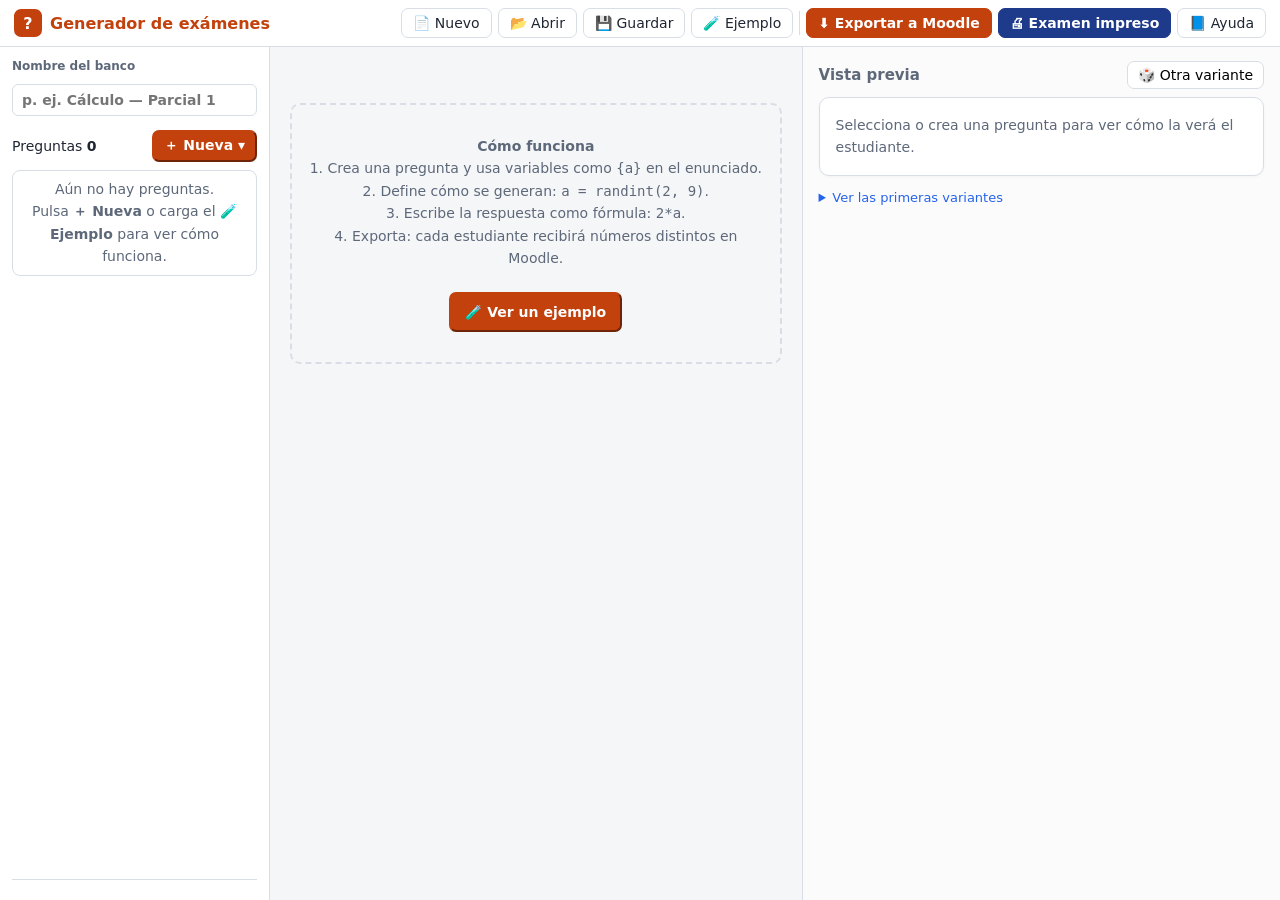
<file: index.html>
<!DOCTYPE html>
<html lang="es">
<head>
<meta charset="UTF-8">
<meta name="viewport" content="width=device-width, initial-scale=1">
<title>Generador de exámenes para Moodle</title>
<meta name="description" content="Crea bancos de preguntas con valores aleatorios y expórtalos a Moodle XML o a exámenes impresos con clave de respuestas.">
<link rel="icon" href="data:image/svg+xml,%3Csvg xmlns=%22http://www.w3.org/2000/svg%22 viewBox=%220 0 32 32%22%3E%3Crect width=%2232%22 height=%2232%22 rx=%226%22 fill=%22%23c2410c%22/%3E%3Ctext x=%2216%22 y=%2223%22 font-size=%2218%22 text-anchor=%22middle%22 fill=%22white%22 font-family=%22sans-serif%22 font-weight=%22bold%22%3E?%3C/text%3E%3C/svg%3E">
<link rel="stylesheet" href="lib/katex.min.css">
<link rel="stylesheet" href="css/estilos.css">
</head>
<body>
<header class="barra">
  <div class="marca"><span class="logo">?</span><span>Generador de exámenes</span></div>
  <nav class="acciones">
    <button data-a="nuevo" title="Empezar un banco vacío">📄 Nuevo</button>
    <button data-a="abrir" title="Abrir un banco guardado (.json)">📂 Abrir</button>
    <button data-a="guardar" title="Descargar el banco (.json)">💾 Guardar</button>
    <button data-a="ejemplo" title="Cargar un banco de ejemplo">🧪 Ejemplo</button>
    <span class="sep"></span>
    <button data-a="exportar" class="prim" title="Descargar archivo para importar en Moodle">⬇ Exportar a Moodle</button>
    <button data-a="imprimir" class="prim2" title="Crear examen en papel o PDF con clave">🖨 Examen impreso</button>
    <a href="ayuda.html" target="_blank" rel="noopener" class="ayuda">📘 Ayuda</a>
  </nav>
</header>

<div class="cuerpo">
  <aside class="lateral">
    <label class="lbl" for="nombreBanco">Nombre del banco</label>
    <input id="nombreBanco" placeholder="p. ej. Cálculo — Parcial 1">
    <div class="lista-cab">
      <span>Preguntas <b id="nPreg">0</b></span>
      <div class="nueva">
        <button id="btnNueva" class="prim">＋ Nueva ▾</button>
        <div class="menu-nueva" id="menuNueva" hidden>
          <button data-tipo="numerica">🔢 Numérica</button>
          <button data-tipo="opcion">🔘 Opción múltiple</button>
          <button data-tipo="vf">✔ Verdadero / falso</button>
          <button data-tipo="corta">✏ Respuesta corta</button>
          <button data-tipo="ensayo">📝 Ensayo (abierta)</button>
        </div>
      </div>
    </div>
    <ul id="lista" class="lista"></ul>
    <div class="resumen" id="resumen"></div>
  </aside>

  <main class="editor" id="editor"></main>

  <section class="previa">
    <div class="previa-cab">
      <h2>Vista previa</h2>
      <button id="otra" title="Generar otros valores">🎲 Otra variante</button>
    </div>
    <div id="previa" class="tarjeta"></div>
    <details id="tablaVar">
      <summary>Ver las primeras variantes</summary>
      <div id="tablaVariantes"></div>
    </details>
  </section>
</div>

<div id="modal" class="modal" hidden>
  <div class="dialogo" role="dialog" aria-modal="true" aria-labelledby="mTitulo">
    <div class="d-cab"><h2 id="mTitulo"></h2><button class="d-x" data-cerrar aria-label="Cerrar">×</button></div>
    <div class="d-cuerpo" id="mCuerpo"></div>
    <div class="d-pie" id="mPie"></div>
  </div>
</div>

<div id="impresion" hidden>
  <div class="imp-barra">
    <button id="impImprimir" class="prim">🖨 Imprimir / Guardar como PDF</button>
    <button id="impCerrar">✕ Cerrar vista</button>
    <span class="imp-nota">En el diálogo de impresión elige «Guardar como PDF» para obtener el archivo.</span>
  </div>
  <div id="impHojas"></div>
</div>

<input type="file" id="archivo" accept=".json" hidden>

<script src="lib/katex.min.js"></script>
<script src="lib/auto-render.min.js"></script>
<script src="js/motor.js"></script>
<script src="js/ejemplos.js"></script>
<script src="js/app.js"></script>
</body>
</html>
</file>
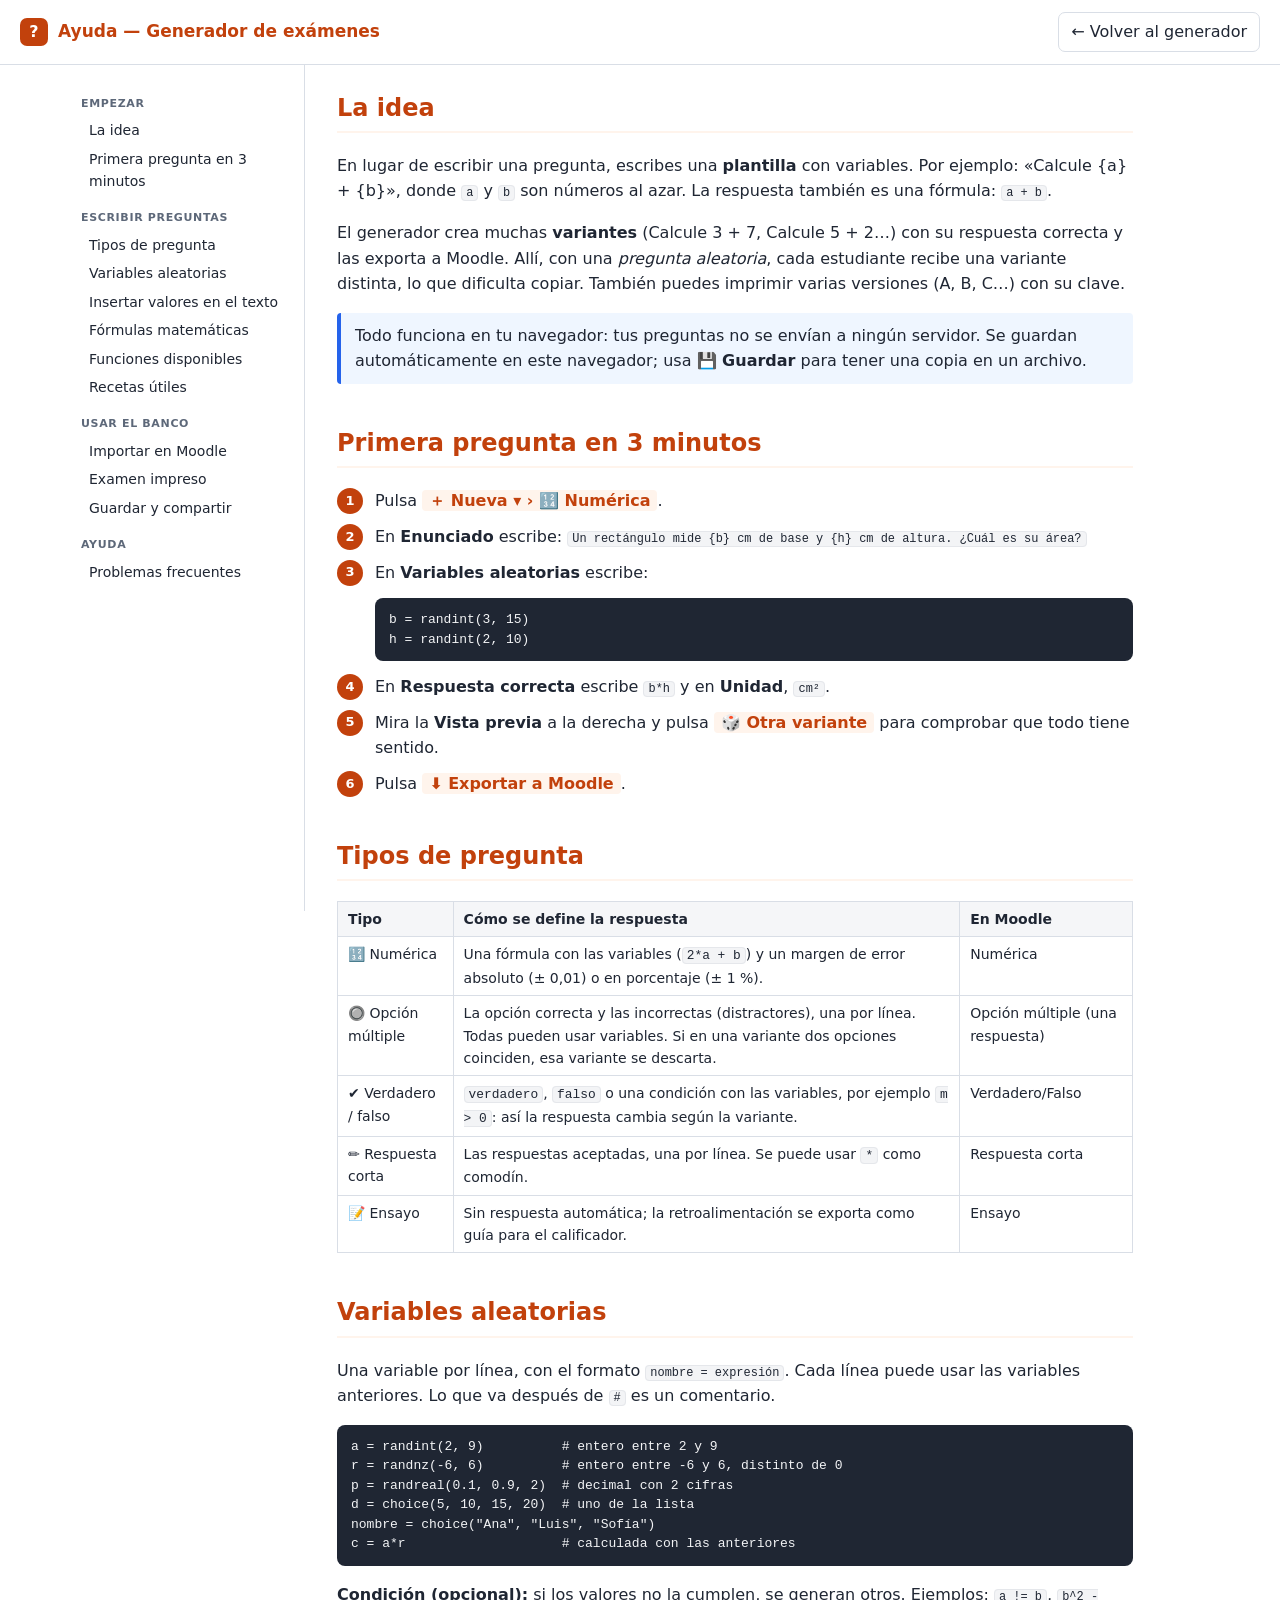
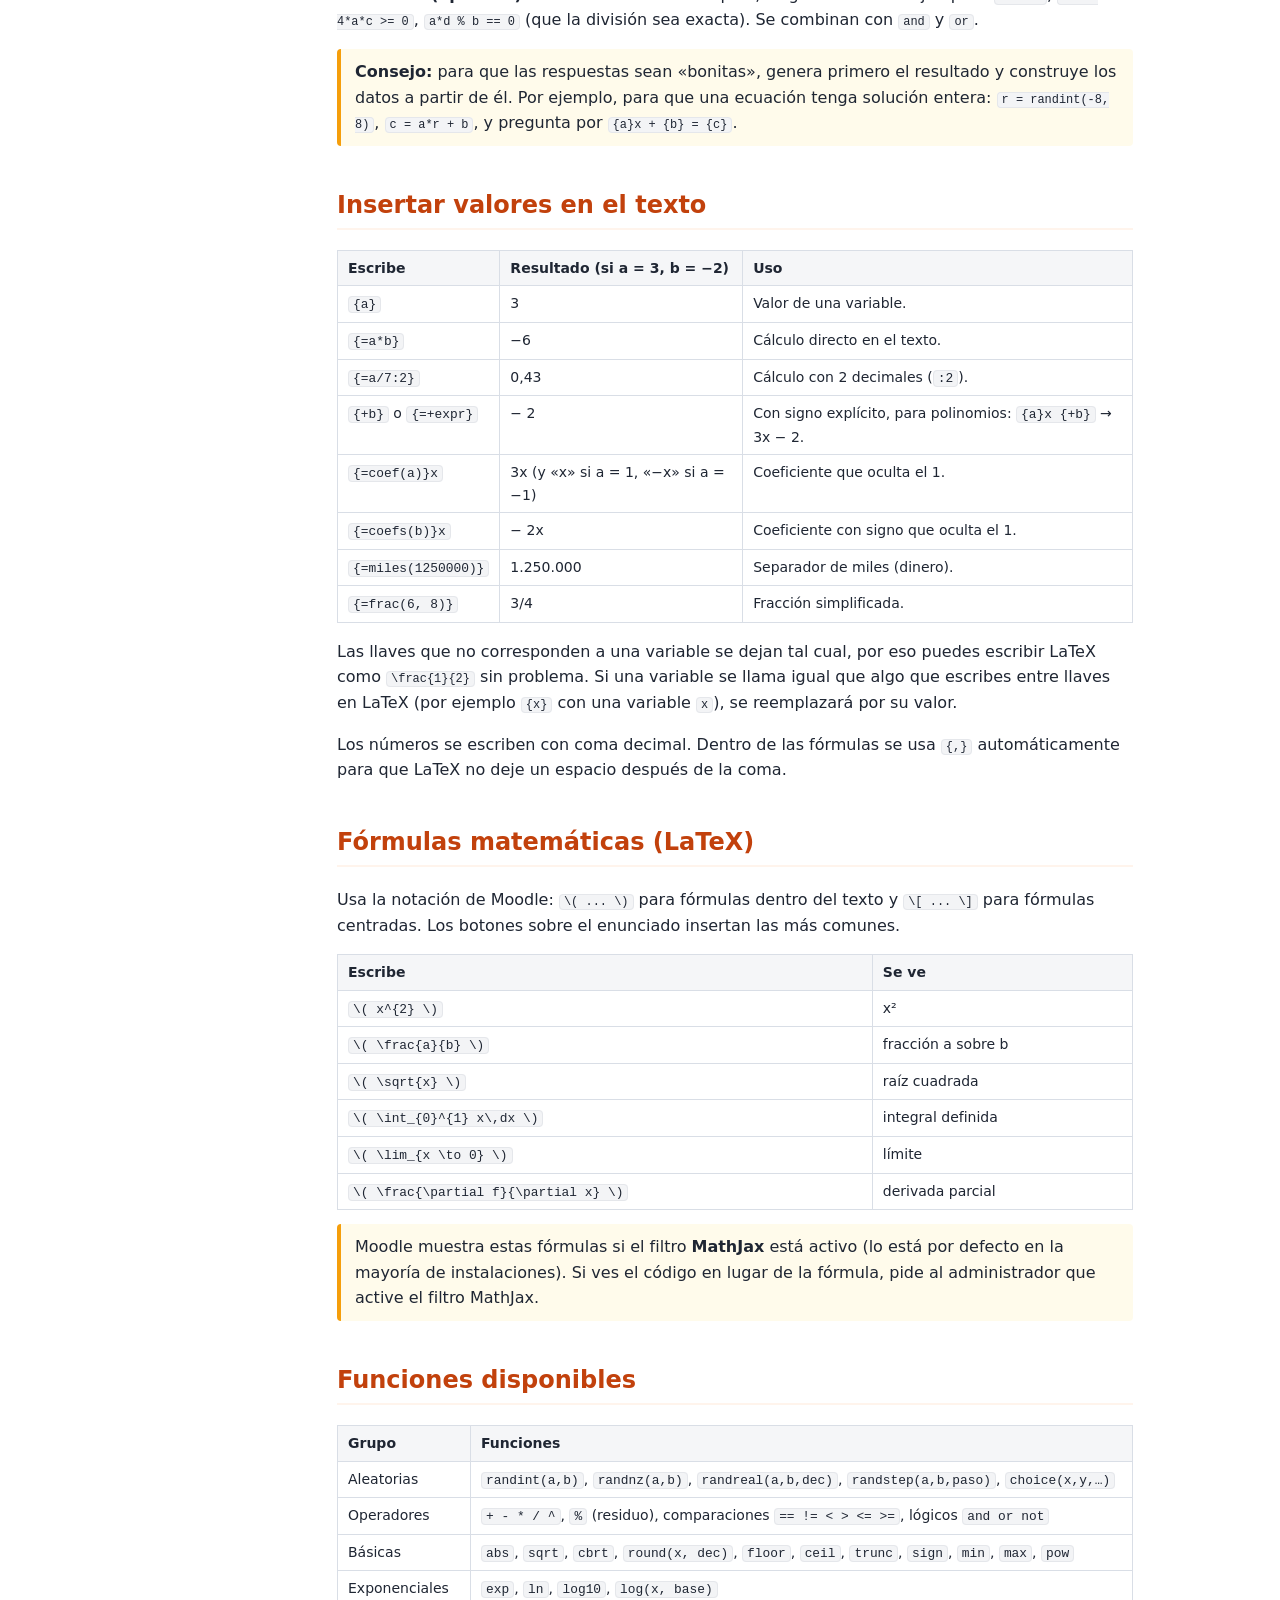
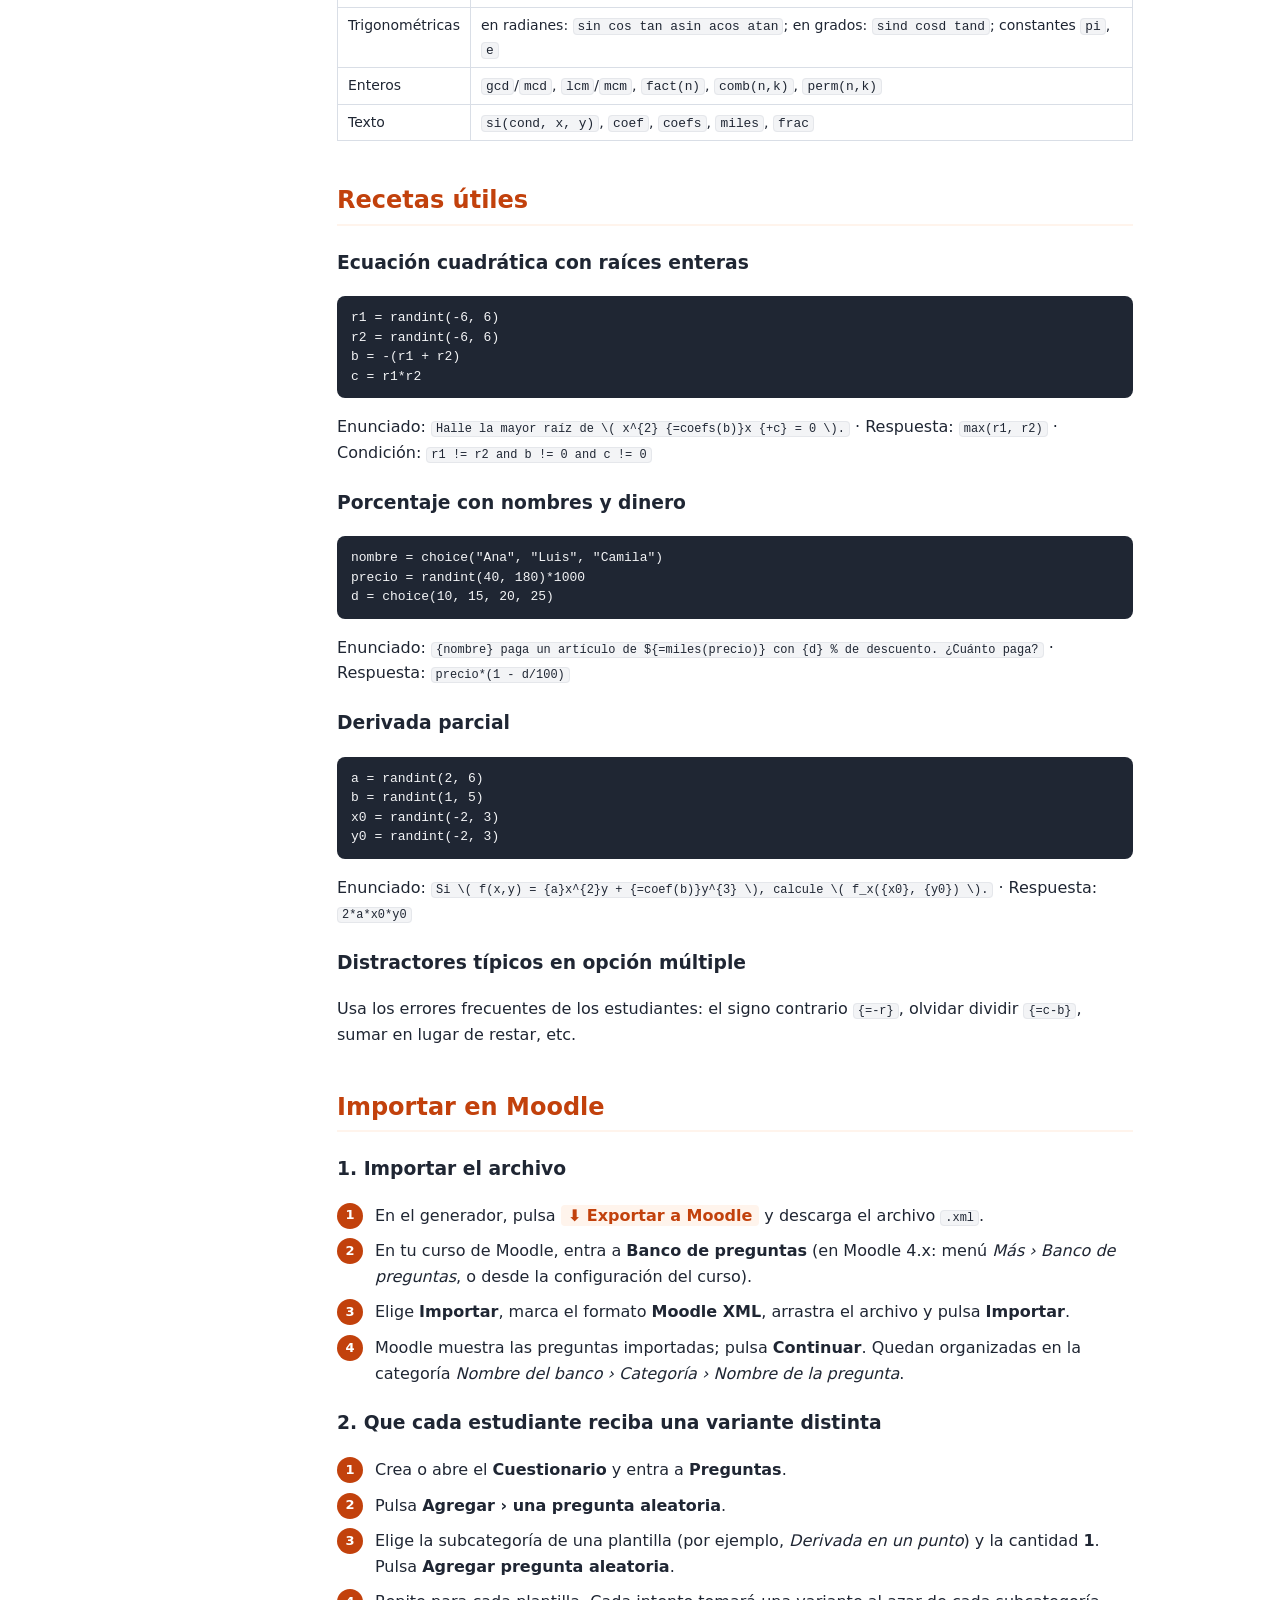
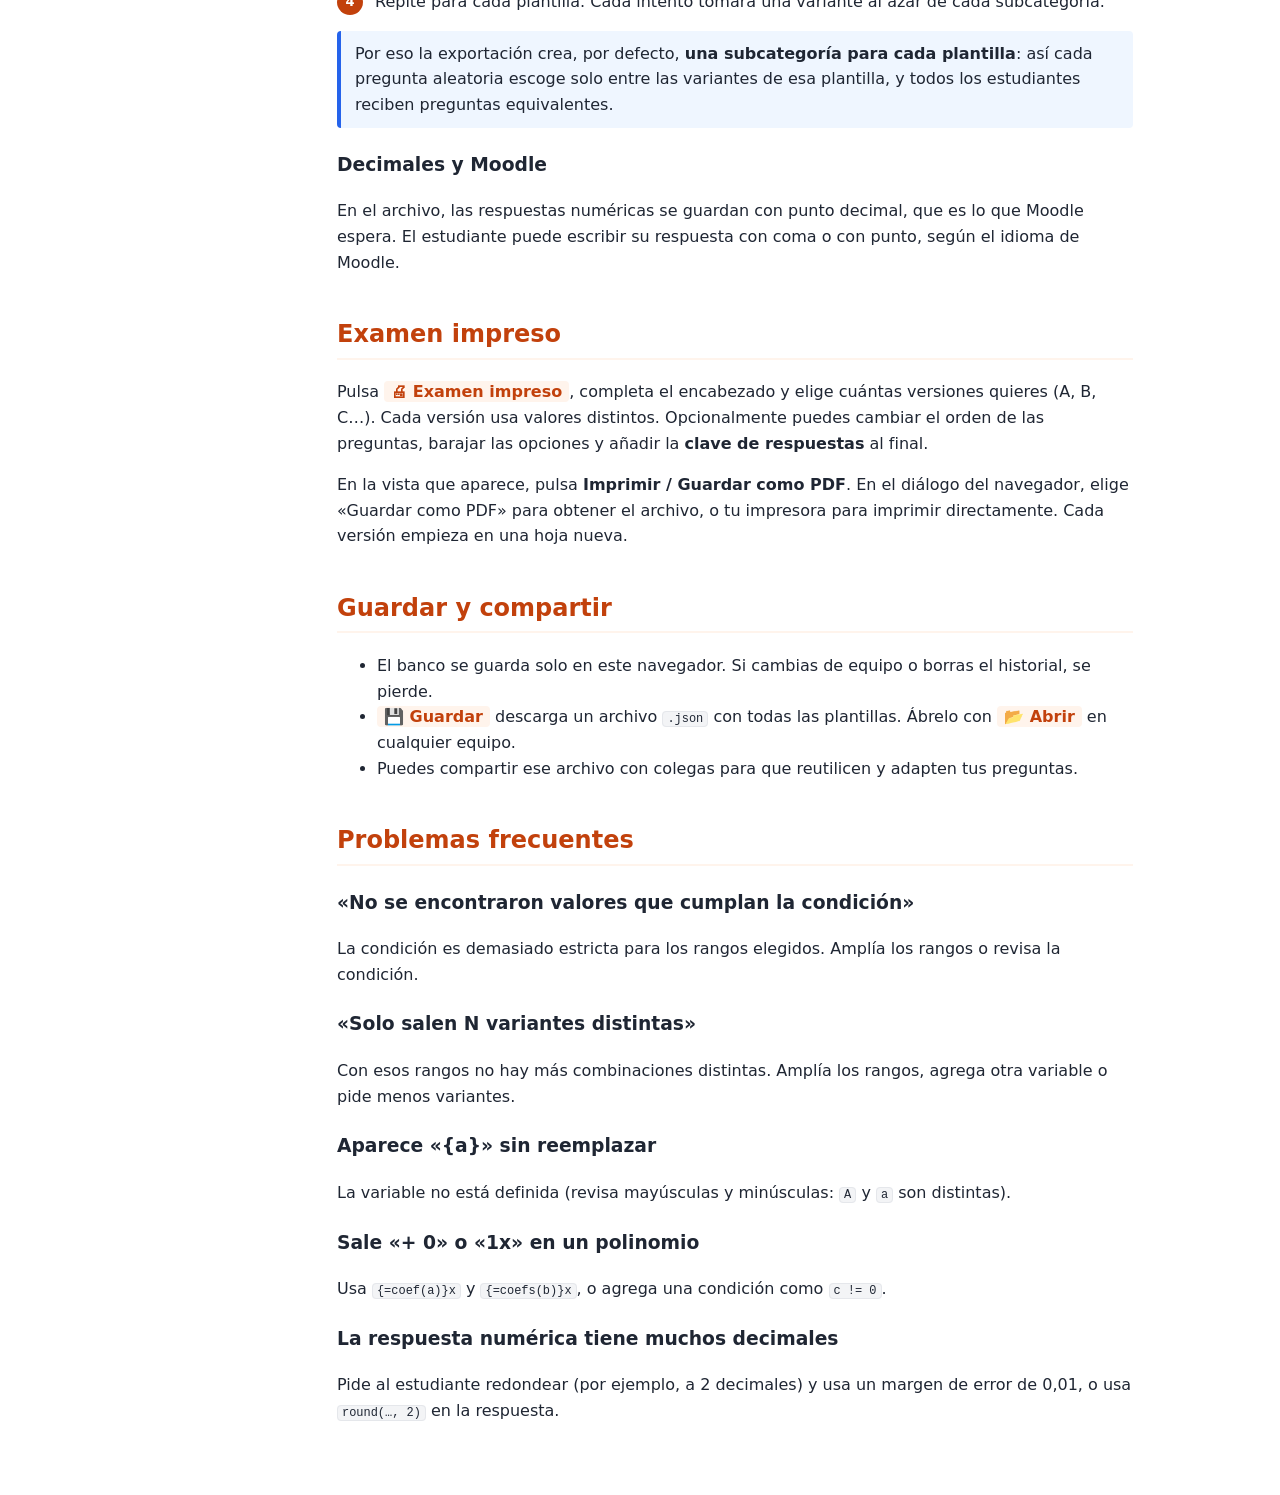
<file: ayuda.html>
<!DOCTYPE html>
<html lang="es">
<head>
<meta charset="UTF-8">
<meta name="viewport" content="width=device-width, initial-scale=1">
<title>Ayuda — Generador de exámenes para Moodle</title>
<link rel="icon" href="data:image/svg+xml,%3Csvg xmlns=%22http://www.w3.org/2000/svg%22 viewBox=%220 0 32 32%22%3E%3Crect width=%2232%22 height=%2232%22 rx=%226%22 fill=%22%23c2410c%22/%3E%3Ctext x=%2216%22 y=%2223%22 font-size=%2218%22 text-anchor=%22middle%22 fill=%22white%22 font-family=%22sans-serif%22 font-weight=%22bold%22%3E?%3C/text%3E%3C/svg%3E">
<style>
:root{--n:#c2410c;--claro:#fff4ec;--borde:#d9dee6;--texto:#1f2633;--suave:#5d6879;--azul:#2563eb}
*{box-sizing:border-box}
body{margin:0;font-family:system-ui,-apple-system,"Segoe UI",Roboto,sans-serif;color:var(--texto);line-height:1.6}
header{background:#fff;border-bottom:1px solid var(--borde);padding:12px 20px;display:flex;align-items:center;gap:10px;position:sticky;top:0;z-index:5}
header .logo{display:inline-grid;place-items:center;width:28px;height:28px;border-radius:7px;background:var(--n);color:#fff;font-weight:800}
header h1{font-size:17px;margin:0;flex:1;color:var(--n)}
header a{border:1px solid var(--borde);border-radius:7px;padding:6px 12px;text-decoration:none;color:var(--texto);white-space:nowrap}
.wrap{display:flex;max-width:1150px;margin:0 auto}
nav{width:240px;flex-shrink:0;position:sticky;top:54px;height:calc(100vh - 54px);overflow:auto;padding:16px;border-right:1px solid var(--borde);font-size:14px}
nav a{display:block;padding:3px 8px;border-radius:4px;color:var(--texto);text-decoration:none}
nav a:hover{background:var(--claro);color:var(--n)}
nav h4{margin:14px 0 4px;font-size:11px;text-transform:uppercase;letter-spacing:.06em;color:var(--suave)}
main{flex:1;min-width:0;padding:16px 32px 80px;max-width:860px}
h2{color:var(--n);border-bottom:2px solid var(--claro);padding-bottom:4px;margin-top:40px;scroll-margin-top:70px}
h3{margin-top:22px}
code{background:#f3f4f6;border:1px solid #e5e7eb;border-radius:4px;padding:0 4px;font-size:.92em}
pre{background:#1f2633;color:#f3f4f6;border-radius:8px;padding:12px 14px;overflow:auto;font-size:13px;line-height:1.5}
table{border-collapse:collapse;width:100%;font-size:14px;margin:10px 0}
th,td{border:1px solid var(--borde);padding:6px 10px;text-align:left;vertical-align:top}
th{background:#f5f6f8}
.caja{background:#fffbeb;border-left:4px solid #f59e0b;padding:10px 14px;border-radius:4px;margin:14px 0}
.caja.azul{background:#eff6ff;border-color:var(--azul)}
.pasos{counter-reset:p;list-style:none;padding-left:0}
.pasos>li{counter-increment:p;position:relative;padding-left:38px;margin:10px 0}
.pasos>li::before{content:counter(p);position:absolute;left:0;top:0;width:26px;height:26px;border-radius:50%;background:var(--n);color:#fff;display:grid;place-items:center;font-weight:700;font-size:13px}
.ruta{background:var(--claro);color:var(--n);border-radius:4px;padding:1px 7px;font-weight:600}
@media (max-width:820px){nav{display:none}main{padding:14px 18px 60px}}
</style>
</head>
<body>
<header><span class="logo">?</span><h1>Ayuda — Generador de exámenes</h1><a href="index.html">← Volver al generador</a></header>
<div class="wrap">
<nav>
  <h4>Empezar</h4>
  <a href="#idea">La idea</a><a href="#rapido">Primera pregunta en 3 minutos</a>
  <h4>Escribir preguntas</h4>
  <a href="#tipos">Tipos de pregunta</a><a href="#variables">Variables aleatorias</a><a href="#plantillas">Insertar valores en el texto</a><a href="#formulas">Fórmulas matemáticas</a><a href="#funciones">Funciones disponibles</a><a href="#recetas">Recetas útiles</a>
  <h4>Usar el banco</h4>
  <a href="#moodle">Importar en Moodle</a><a href="#impreso">Examen impreso</a><a href="#guardar">Guardar y compartir</a>
  <h4>Ayuda</h4>
  <a href="#problemas">Problemas frecuentes</a>
</nav>
<main>
<section id="idea">
<h2 style="margin-top:8px">La idea</h2>
<p>En lugar de escribir una pregunta, escribes una <b>plantilla</b> con variables. Por ejemplo: «Calcule {a} + {b}», donde <code>a</code> y <code>b</code> son números al azar. La respuesta también es una fórmula: <code>a + b</code>.</p>
<p>El generador crea muchas <b>variantes</b> (Calcule 3 + 7, Calcule 5 + 2…) con su respuesta correcta y las exporta a Moodle. Allí, con una <i>pregunta aleatoria</i>, cada estudiante recibe una variante distinta, lo que dificulta copiar. También puedes imprimir varias versiones (A, B, C…) con su clave.</p>
<div class="caja azul">Todo funciona en tu navegador: tus preguntas no se envían a ningún servidor. Se guardan automáticamente en este navegador; usa <b>💾 Guardar</b> para tener una copia en un archivo.</div>
</section>

<section id="rapido">
<h2>Primera pregunta en 3 minutos</h2>
<ol class="pasos">
<li>Pulsa <span class="ruta">＋ Nueva ▾ › 🔢 Numérica</span>.</li>
<li>En <b>Enunciado</b> escribe: <code>Un rectángulo mide {b} cm de base y {h} cm de altura. ¿Cuál es su área?</code></li>
<li>En <b>Variables aleatorias</b> escribe:<pre>b = randint(3, 15)
h = randint(2, 10)</pre></li>
<li>En <b>Respuesta correcta</b> escribe <code>b*h</code> y en <b>Unidad</b>, <code>cm²</code>.</li>
<li>Mira la <b>Vista previa</b> a la derecha y pulsa <span class="ruta">🎲 Otra variante</span> para comprobar que todo tiene sentido.</li>
<li>Pulsa <span class="ruta">⬇ Exportar a Moodle</span>.</li>
</ol>
</section>

<section id="tipos">
<h2>Tipos de pregunta</h2>
<table>
<tr><th>Tipo</th><th>Cómo se define la respuesta</th><th>En Moodle</th></tr>
<tr><td>🔢 Numérica</td><td>Una fórmula con las variables (<code>2*a + b</code>) y un margen de error absoluto (± 0,01) o en porcentaje (± 1 %).</td><td>Numérica</td></tr>
<tr><td>🔘 Opción múltiple</td><td>La opción correcta y las incorrectas (distractores), una por línea. Todas pueden usar variables. Si en una variante dos opciones coinciden, esa variante se descarta.</td><td>Opción múltiple (una respuesta)</td></tr>
<tr><td>✔ Verdadero / falso</td><td><code>verdadero</code>, <code>falso</code> o una condición con las variables, por ejemplo <code>m &gt; 0</code>: así la respuesta cambia según la variante.</td><td>Verdadero/Falso</td></tr>
<tr><td>✏ Respuesta corta</td><td>Las respuestas aceptadas, una por línea. Se puede usar <code>*</code> como comodín.</td><td>Respuesta corta</td></tr>
<tr><td>📝 Ensayo</td><td>Sin respuesta automática; la retroalimentación se exporta como guía para el calificador.</td><td>Ensayo</td></tr>
</table>
</section>

<section id="variables">
<h2>Variables aleatorias</h2>
<p>Una variable por línea, con el formato <code>nombre = expresión</code>. Cada línea puede usar las variables anteriores. Lo que va después de <code>#</code> es un comentario.</p>
<pre>a = randint(2, 9)          # entero entre 2 y 9
r = randnz(-6, 6)          # entero entre -6 y 6, distinto de 0
p = randreal(0.1, 0.9, 2)  # decimal con 2 cifras
d = choice(5, 10, 15, 20)  # uno de la lista
nombre = choice("Ana", "Luis", "Sofía")
c = a*r                    # calculada con las anteriores</pre>
<p><b>Condición (opcional):</b> si los valores no la cumplen, se generan otros. Ejemplos: <code>a != b</code>, <code>b^2 - 4*a*c &gt;= 0</code>, <code>a*d % b == 0</code> (que la división sea exacta). Se combinan con <code>and</code> y <code>or</code>.</p>
<div class="caja"><b>Consejo:</b> para que las respuestas sean «bonitas», genera primero el resultado y construye los datos a partir de él. Por ejemplo, para que una ecuación tenga solución entera: <code>r = randint(-8, 8)</code>, <code>c = a*r + b</code>, y pregunta por <code>{a}x + {b} = {c}</code>.</div>
</section>

<section id="plantillas">
<h2>Insertar valores en el texto</h2>
<table>
<tr><th>Escribe</th><th>Resultado (si a = 3, b = −2)</th><th>Uso</th></tr>
<tr><td><code>{a}</code></td><td>3</td><td>Valor de una variable.</td></tr>
<tr><td><code>{=a*b}</code></td><td>−6</td><td>Cálculo directo en el texto.</td></tr>
<tr><td><code>{=a/7:2}</code></td><td>0,43</td><td>Cálculo con 2 decimales (<code>:2</code>).</td></tr>
<tr><td><code>{+b}</code> o <code>{=+expr}</code></td><td>− 2</td><td>Con signo explícito, para polinomios: <code>{a}x {+b}</code> → 3x − 2.</td></tr>
<tr><td><code>{=coef(a)}x</code></td><td>3x (y «x» si a = 1, «−x» si a = −1)</td><td>Coeficiente que oculta el 1.</td></tr>
<tr><td><code>{=coefs(b)}x</code></td><td>− 2x</td><td>Coeficiente con signo que oculta el 1.</td></tr>
<tr><td><code>{=miles(1250000)}</code></td><td>1.250.000</td><td>Separador de miles (dinero).</td></tr>
<tr><td><code>{=frac(6, 8)}</code></td><td>3/4</td><td>Fracción simplificada.</td></tr>
</table>
<p>Las llaves que no corresponden a una variable se dejan tal cual, por eso puedes escribir LaTeX como <code>\frac{1}{2}</code> sin problema. Si una variable se llama igual que algo que escribes entre llaves en LaTeX (por ejemplo <code>{x}</code> con una variable <code>x</code>), se reemplazará por su valor.</p>
<p>Los números se escriben con coma decimal. Dentro de las fórmulas se usa <code>{,}</code> automáticamente para que LaTeX no deje un espacio después de la coma.</p>
</section>

<section id="formulas">
<h2>Fórmulas matemáticas (LaTeX)</h2>
<p>Usa la notación de Moodle: <code>\( ... \)</code> para fórmulas dentro del texto y <code>\[ ... \]</code> para fórmulas centradas. Los botones sobre el enunciado insertan las más comunes.</p>
<table>
<tr><th>Escribe</th><th>Se ve</th></tr>
<tr><td><code>\( x^{2} \)</code></td><td>x²</td></tr>
<tr><td><code>\( \frac{a}{b} \)</code></td><td>fracción a sobre b</td></tr>
<tr><td><code>\( \sqrt{x} \)</code></td><td>raíz cuadrada</td></tr>
<tr><td><code>\( \int_{0}^{1} x\,dx \)</code></td><td>integral definida</td></tr>
<tr><td><code>\( \lim_{x \to 0} \)</code></td><td>límite</td></tr>
<tr><td><code>\( \frac{\partial f}{\partial x} \)</code></td><td>derivada parcial</td></tr>
</table>
<div class="caja">Moodle muestra estas fórmulas si el filtro <b>MathJax</b> está activo (lo está por defecto en la mayoría de instalaciones). Si ves el código en lugar de la fórmula, pide al administrador que active el filtro MathJax.</div>
</section>

<section id="funciones">
<h2>Funciones disponibles</h2>
<table>
<tr><th>Grupo</th><th>Funciones</th></tr>
<tr><td>Aleatorias</td><td><code>randint(a,b)</code>, <code>randnz(a,b)</code>, <code>randreal(a,b,dec)</code>, <code>randstep(a,b,paso)</code>, <code>choice(x,y,…)</code></td></tr>
<tr><td>Operadores</td><td><code>+ - * / ^</code>, <code>%</code> (residuo), comparaciones <code>== != &lt; &gt; &lt;= &gt;=</code>, lógicos <code>and or not</code></td></tr>
<tr><td>Básicas</td><td><code>abs</code>, <code>sqrt</code>, <code>cbrt</code>, <code>round(x, dec)</code>, <code>floor</code>, <code>ceil</code>, <code>trunc</code>, <code>sign</code>, <code>min</code>, <code>max</code>, <code>pow</code></td></tr>
<tr><td>Exponenciales</td><td><code>exp</code>, <code>ln</code>, <code>log10</code>, <code>log(x, base)</code></td></tr>
<tr><td>Trigonométricas</td><td>en radianes: <code>sin cos tan asin acos atan</code>; en grados: <code>sind cosd tand</code>; constantes <code>pi</code>, <code>e</code></td></tr>
<tr><td>Enteros</td><td><code>gcd</code>/<code>mcd</code>, <code>lcm</code>/<code>mcm</code>, <code>fact(n)</code>, <code>comb(n,k)</code>, <code>perm(n,k)</code></td></tr>
<tr><td>Texto</td><td><code>si(cond, x, y)</code>, <code>coef</code>, <code>coefs</code>, <code>miles</code>, <code>frac</code></td></tr>
</table>
</section>

<section id="recetas">
<h2>Recetas útiles</h2>
<h3>Ecuación cuadrática con raíces enteras</h3>
<pre>r1 = randint(-6, 6)
r2 = randint(-6, 6)
b = -(r1 + r2)
c = r1*r2</pre>
<p>Enunciado: <code>Halle la mayor raíz de \( x^{2} {=coefs(b)}x {+c} = 0 \).</code> · Respuesta: <code>max(r1, r2)</code> · Condición: <code>r1 != r2 and b != 0 and c != 0</code></p>
<h3>Porcentaje con nombres y dinero</h3>
<pre>nombre = choice("Ana", "Luis", "Camila")
precio = randint(40, 180)*1000
d = choice(10, 15, 20, 25)</pre>
<p>Enunciado: <code>{nombre} paga un artículo de ${=miles(precio)} con {d} % de descuento. ¿Cuánto paga?</code> · Respuesta: <code>precio*(1 - d/100)</code></p>
<h3>Derivada parcial</h3>
<pre>a = randint(2, 6)
b = randint(1, 5)
x0 = randint(-2, 3)
y0 = randint(-2, 3)</pre>
<p>Enunciado: <code>Si \( f(x,y) = {a}x^{2}y + {=coef(b)}y^{3} \), calcule \( f_x({x0}, {y0}) \).</code> · Respuesta: <code>2*a*x0*y0</code></p>
<h3>Distractores típicos en opción múltiple</h3>
<p>Usa los errores frecuentes de los estudiantes: el signo contrario <code>{=-r}</code>, olvidar dividir <code>{=c-b}</code>, sumar en lugar de restar, etc.</p>
</section>

<section id="moodle">
<h2>Importar en Moodle</h2>
<h3>1. Importar el archivo</h3>
<ol class="pasos">
<li>En el generador, pulsa <span class="ruta">⬇ Exportar a Moodle</span> y descarga el archivo <code>.xml</code>.</li>
<li>En tu curso de Moodle, entra a <b>Banco de preguntas</b> (en Moodle 4.x: menú <i>Más › Banco de preguntas</i>, o desde la configuración del curso).</li>
<li>Elige <b>Importar</b>, marca el formato <b>Moodle XML</b>, arrastra el archivo y pulsa <b>Importar</b>.</li>
<li>Moodle muestra las preguntas importadas; pulsa <b>Continuar</b>. Quedan organizadas en la categoría <i>Nombre del banco › Categoría › Nombre de la pregunta</i>.</li>
</ol>
<h3>2. Que cada estudiante reciba una variante distinta</h3>
<ol class="pasos">
<li>Crea o abre el <b>Cuestionario</b> y entra a <b>Preguntas</b>.</li>
<li>Pulsa <b>Agregar › una pregunta aleatoria</b>.</li>
<li>Elige la subcategoría de una plantilla (por ejemplo, <i>Derivada en un punto</i>) y la cantidad <b>1</b>. Pulsa <b>Agregar pregunta aleatoria</b>.</li>
<li>Repite para cada plantilla. Cada intento tomará una variante al azar de cada subcategoría.</li>
</ol>
<div class="caja azul">Por eso la exportación crea, por defecto, <b>una subcategoría para cada plantilla</b>: así cada pregunta aleatoria escoge solo entre las variantes de esa plantilla, y todos los estudiantes reciben preguntas equivalentes.</div>
<h3>Decimales y Moodle</h3>
<p>En el archivo, las respuestas numéricas se guardan con punto decimal, que es lo que Moodle espera. El estudiante puede escribir su respuesta con coma o con punto, según el idioma de Moodle.</p>
</section>

<section id="impreso">
<h2>Examen impreso</h2>
<p>Pulsa <span class="ruta">🖨 Examen impreso</span>, completa el encabezado y elige cuántas versiones quieres (A, B, C…). Cada versión usa valores distintos. Opcionalmente puedes cambiar el orden de las preguntas, barajar las opciones y añadir la <b>clave de respuestas</b> al final.</p>
<p>En la vista que aparece, pulsa <b>Imprimir / Guardar como PDF</b>. En el diálogo del navegador, elige «Guardar como PDF» para obtener el archivo, o tu impresora para imprimir directamente. Cada versión empieza en una hoja nueva.</p>
</section>

<section id="guardar">
<h2>Guardar y compartir</h2>
<ul>
<li>El banco se guarda solo en este navegador. Si cambias de equipo o borras el historial, se pierde.</li>
<li><span class="ruta">💾 Guardar</span> descarga un archivo <code>.json</code> con todas las plantillas. Ábrelo con <span class="ruta">📂 Abrir</span> en cualquier equipo.</li>
<li>Puedes compartir ese archivo con colegas para que reutilicen y adapten tus preguntas.</li>
</ul>
</section>

<section id="problemas">
<h2>Problemas frecuentes</h2>
<h3>«No se encontraron valores que cumplan la condición»</h3>
<p>La condición es demasiado estricta para los rangos elegidos. Amplía los rangos o revisa la condición.</p>
<h3>«Solo salen N variantes distintas»</h3>
<p>Con esos rangos no hay más combinaciones distintas. Amplía los rangos, agrega otra variable o pide menos variantes.</p>
<h3>Aparece «{a}» sin reemplazar</h3>
<p>La variable no está definida (revisa mayúsculas y minúsculas: <code>A</code> y <code>a</code> son distintas).</p>
<h3>Sale «+ 0» o «1x» en un polinomio</h3>
<p>Usa <code>{=coef(a)}x</code> y <code>{=coefs(b)}x</code>, o agrega una condición como <code>c != 0</code>.</p>
<h3>La respuesta numérica tiene muchos decimales</h3>
<p>Pide al estudiante redondear (por ejemplo, a 2 decimales) y usa un margen de error de 0,01, o usa <code>round(…, 2)</code> en la respuesta.</p>
</section>
</main>
</div>
</body>
</html>
</file>
<file: css/estilos.css>
:root{
  --naranja:#c2410c; --naranja2:#ea580c; --claro:#fff4ec; --azul:#1e3a8a; --azul2:#2563eb;
  --borde:#d9dee6; --gris:#f5f6f8; --texto:#1f2633; --suave:#5d6879; --verde:#15803d; --rojo:#b91c1c;
}
*{box-sizing:border-box}
html,body{margin:0;height:100%}
body{font-family:system-ui,-apple-system,"Segoe UI",Roboto,sans-serif;color:var(--texto);background:var(--gris);display:flex;flex-direction:column;font-size:14px}
button{font:inherit;cursor:pointer}
input,select,textarea{font:inherit;color:inherit}

/* Barra superior */
.barra{display:flex;align-items:center;gap:12px;flex-wrap:wrap;background:#fff;border-bottom:1px solid var(--borde);padding:8px 14px;flex-shrink:0}
.marca{display:flex;align-items:center;gap:8px;font-weight:700;font-size:16px;color:var(--naranja)}
.logo{display:inline-grid;place-items:center;width:28px;height:28px;border-radius:7px;background:var(--naranja);color:#fff;font-weight:800}
.acciones{display:flex;gap:6px;flex-wrap:wrap;align-items:center;margin-left:auto}
.acciones button,.acciones a{border:1px solid var(--borde);background:#fff;border-radius:7px;padding:6px 11px;color:var(--texto);text-decoration:none}
.acciones button:hover,.acciones a:hover{border-color:var(--naranja2);background:var(--claro)}
button.prim{background:var(--naranja);border-color:var(--naranja);color:#fff;font-weight:600}
button.prim:hover{background:var(--naranja2)!important;color:#fff}
button.prim2{background:var(--azul);border-color:var(--azul);color:#fff!important;font-weight:600}
button.prim2:hover{background:var(--azul2)!important}
.sep{width:1px;height:24px;background:var(--borde)}

/* Distribución */
.cuerpo{flex:1;display:grid;grid-template-columns:270px minmax(380px,1fr) minmax(320px,0.9fr);min-height:0}
.lateral{background:#fff;border-right:1px solid var(--borde);padding:12px;overflow:auto;display:flex;flex-direction:column;gap:8px}
.editor{overflow:auto;padding:16px 20px 60px}
.previa{border-left:1px solid var(--borde);background:#fbfbfc;overflow:auto;padding:14px 16px 40px}

.lbl{font-size:12px;color:var(--suave);font-weight:600;display:block;margin-bottom:3px}
#nombreBanco{width:100%;border:1px solid var(--borde);border-radius:6px;padding:7px 9px;font-weight:600}
.lista-cab{display:flex;align-items:center;justify-content:space-between;margin-top:6px}
.nueva{position:relative}
.nueva>button{border-radius:7px;padding:5px 10px}
.menu-nueva{position:absolute;right:0;top:calc(100% + 4px);background:#fff;border:1px solid var(--borde);border-radius:8px;box-shadow:0 10px 30px rgba(0,0,0,.15);z-index:20;min-width:200px;padding:4px}
.menu-nueva button{display:block;width:100%;text-align:left;border:0;background:none;padding:8px 10px;border-radius:5px}
.menu-nueva button:hover{background:var(--claro)}
.lista{list-style:none;margin:0;padding:0;display:flex;flex-direction:column;gap:4px}
.lista li{border:1px solid var(--borde);border-radius:8px;padding:7px 9px;cursor:pointer;background:#fff;display:grid;grid-template-columns:22px 1fr auto;gap:6px;align-items:center}
.lista li:hover{border-color:var(--naranja2)}
.lista li.activa{border-color:var(--naranja);background:var(--claro);box-shadow:inset 3px 0 0 var(--naranja)}
.lista li.error{border-color:var(--rojo)}
.lista .t{font-weight:600;overflow:hidden;text-overflow:ellipsis;white-space:nowrap}
.lista .s{grid-column:2/4;font-size:11px;color:var(--suave);overflow:hidden;text-overflow:ellipsis;white-space:nowrap}
.lista .n{font-size:11px;background:var(--gris);border-radius:10px;padding:0 7px;color:var(--suave)}
.vacio{color:var(--suave);text-align:center;padding:30px 14px;border:2px dashed var(--borde);border-radius:10px;line-height:1.6}
.resumen{margin-top:auto;font-size:12px;color:var(--suave);border-top:1px solid var(--borde);padding-top:8px}

/* Editor */
.editor h2{margin:0 0 2px;font-size:18px}
.editor .sub{color:var(--suave);font-size:12px;margin-bottom:12px}
.fila{display:grid;gap:10px;grid-template-columns:repeat(auto-fit,minmax(140px,1fr));margin-bottom:12px}
.campo{display:flex;flex-direction:column;gap:3px;margin-bottom:12px}
.fila .campo{margin-bottom:0}
.campo label{font-size:12px;color:var(--suave);font-weight:600}
.campo small{color:var(--suave);font-size:11.5px;line-height:1.4}
.campo input,.campo select,.campo textarea{border:1px solid var(--borde);border-radius:6px;padding:7px 9px;background:#fff}
.campo input:focus,.campo select:focus,.campo textarea:focus{outline:2px solid var(--naranja2);outline-offset:-1px;border-color:transparent}
.campo textarea{resize:vertical;min-height:70px;line-height:1.45}
.campo textarea.codigo,.campo input.codigo{font-family:ui-monospace,SFMono-Regular,Consolas,monospace;font-size:13px}
.chk{display:flex;align-items:center;gap:6px;font-size:13px;margin:4px 0}
.bloque{background:#fff;border:1px solid var(--borde);border-radius:10px;padding:12px 14px;margin-bottom:14px}
.bloque>h3{margin:0 0 10px;font-size:13px;text-transform:uppercase;letter-spacing:.04em;color:var(--naranja)}
.herr{display:flex;gap:4px;flex-wrap:wrap;margin-bottom:4px}
.herr button{border:1px solid var(--borde);background:#fff;border-radius:5px;padding:2px 8px;font-size:12px}
.herr button:hover{background:var(--claro)}
.err{color:var(--rojo);background:#fef2f2;border:1px solid #fecaca;border-radius:6px;padding:8px 10px;font-size:13px;margin:8px 0}
.ok{color:var(--verde);font-size:12px}
.botones-preg{display:flex;gap:6px;flex-wrap:wrap;margin-top:4px}
.botones-preg button{border:1px solid var(--borde);background:#fff;border-radius:6px;padding:5px 10px}
.botones-preg button.peligro{color:var(--rojo)}
.chips{display:flex;flex-wrap:wrap;gap:4px;margin-top:4px}
.chip{font-family:ui-monospace,Consolas,monospace;font-size:12px;background:#eef2ff;color:var(--azul);border-radius:4px;padding:1px 6px}

/* Vista previa */
.previa-cab{display:flex;align-items:center;justify-content:space-between;margin-bottom:8px}
.previa-cab h2{font-size:15px;margin:0;color:var(--suave)}
.previa-cab button{border:1px solid var(--borde);background:#fff;border-radius:7px;padding:5px 10px}
.tarjeta{background:#fff;border:1px solid var(--borde);border-radius:10px;padding:16px;line-height:1.6;box-shadow:0 1px 3px rgba(0,0,0,.04)}
.tarjeta .num{font-size:12px;color:var(--suave);margin-bottom:6px}
.tarjeta .opc{list-style:none;padding:0;margin:10px 0 0}
.tarjeta .opc li{padding:6px 10px;border:1px solid var(--borde);border-radius:6px;margin:5px 0}
.tarjeta .opc li.bien{border-color:#86efac;background:#f0fdf4}
.tarjeta .resp{margin-top:12px;padding:8px 10px;background:#f0fdf4;border:1px solid #bbf7d0;border-radius:6px;font-size:13px}
.tarjeta .retro{margin-top:10px;padding:8px 10px;background:#fffbeb;border:1px solid #fde68a;border-radius:6px;font-size:13px}
.tarjeta .vars{margin-top:10px;font-size:12px;color:var(--suave)}
.caja-resp{border:1px dashed var(--borde);border-radius:6px;padding:8px;color:#aab;margin-top:10px}
details{margin-top:14px}
summary{cursor:pointer;color:var(--azul2);font-size:13px}
table.var{border-collapse:collapse;font-size:12px;margin-top:8px;width:100%;background:#fff}
table.var th,table.var td{border:1px solid var(--borde);padding:4px 6px;text-align:left;vertical-align:top}
table.var th{background:var(--gris)}

/* Modal */
.modal{position:fixed;inset:0;background:rgba(20,25,35,.45);display:grid;place-items:center;z-index:100;padding:10px}
.modal[hidden]{display:none}
.dialogo{background:#fff;border-radius:12px;width:min(680px,100%);max-height:92vh;display:flex;flex-direction:column;box-shadow:0 20px 60px rgba(0,0,0,.3)}
.d-cab{display:flex;align-items:center;padding:12px 16px;border-bottom:1px solid var(--borde)}
.d-cab h2{margin:0;font-size:16px;flex:1}
.d-x{border:0;background:none;font-size:22px;color:var(--suave)}
.d-cuerpo{padding:14px 16px;overflow:auto;line-height:1.5}
.d-pie{display:flex;justify-content:flex-end;gap:8px;padding:10px 16px;border-top:1px solid var(--borde);flex-wrap:wrap}
.d-pie button{border:1px solid var(--borde);background:#fff;border-radius:7px;padding:7px 14px}
table.inf{border-collapse:collapse;width:100%;font-size:13px;margin:8px 0}
table.inf th,table.inf td{border:1px solid var(--borde);padding:5px 8px;text-align:left}
table.inf th{background:var(--gris)}
.nota{background:#eff6ff;border-left:4px solid var(--azul2);padding:8px 12px;border-radius:4px;font-size:13px;margin:10px 0}

.toast{position:fixed;bottom:20px;left:50%;transform:translateX(-50%);background:#1f2633;color:#fff;padding:10px 18px;border-radius:8px;z-index:300;max-width:90vw;box-shadow:0 6px 20px rgba(0,0,0,.25)}
.toast.error{background:var(--rojo)}

/* Examen impreso */
#impresion{position:fixed;inset:0;background:#e5e7eb;overflow:auto;z-index:200}
#impresion[hidden]{display:none}
.imp-barra{position:sticky;top:0;background:#fff;border-bottom:1px solid var(--borde);padding:10px 16px;display:flex;gap:8px;align-items:center;flex-wrap:wrap;z-index:2}
.imp-barra button{border:1px solid var(--borde);background:#fff;border-radius:7px;padding:7px 14px}
.imp-nota{color:var(--suave);font-size:12px}
.hoja{background:#fff;width:min(210mm,100%);margin:16px auto;padding:16mm 16mm 14mm;box-shadow:0 2px 10px rgba(0,0,0,.12);font-size:11.5pt;line-height:1.45;color:#000;font-family:Georgia,"Times New Roman",serif}
.hoja .enc{border:1.5px solid #000;border-radius:4px;padding:8px 12px;margin-bottom:12px}
.hoja .enc h1{font-size:15pt;margin:0 0 2px;font-family:system-ui,sans-serif}
.hoja .enc .meta{display:flex;justify-content:space-between;flex-wrap:wrap;gap:4px 16px;font-size:10.5pt}
.hoja .datos{display:grid;grid-template-columns:2fr 1fr 1fr;gap:6px 14px;margin-top:8px;font-size:10.5pt}
.hoja .datos span{border-bottom:1px solid #000;padding-top:10px}
.hoja .version{float:right;font-family:system-ui,sans-serif;font-weight:700;border:1.5px solid #000;border-radius:4px;padding:2px 10px}
.hoja .instr{font-size:10.5pt;margin:0 0 12px;font-style:italic}
.hoja .preg{margin:0 0 14px;break-inside:avoid;page-break-inside:avoid}
.hoja .preg .pt{float:right;font-size:9.5pt;color:#333;font-family:system-ui,sans-serif}
.hoja .preg ol.opc{list-style:lower-alpha;margin:4px 0 0;padding-left:28px}
.hoja .linea{border-bottom:1px solid #000;height:22px;width:60%;margin-top:6px}
.hoja .espacio{border:1px solid #999;border-radius:3px;margin-top:6px}
.hoja .vfop{margin-top:4px}
.hoja table.clave{border-collapse:collapse;width:100%;font-size:10.5pt;margin-top:8px}
.hoja table.clave th,.hoja table.clave td{border:1px solid #000;padding:4px 8px;text-align:left;vertical-align:top}
.hoja table.clave th{background:#eee}

@media (max-width:1100px){
  .cuerpo{grid-template-columns:240px 1fr}
  .previa{grid-column:1/3;border-left:0;border-top:1px solid var(--borde)}
}
@media (max-width:720px){
  .cuerpo{display:block;overflow:auto}
  .lateral,.editor,.previa{overflow:visible}
  .lateral{border-right:0;border-bottom:1px solid var(--borde)}
  .acciones{margin-left:0}
  .sep{display:none}
}
@media print{
  @page{size:A4;margin:0}
  body{background:#fff;display:block}
  .barra,.cuerpo,.modal,.toast,.imp-barra{display:none!important}
  #impresion{position:static;background:#fff;overflow:visible;display:block!important}
  .hoja{box-shadow:none;margin:0;width:auto;page-break-after:always;break-after:page}
  .hoja:last-child{page-break-after:auto;break-after:auto}
}
.bloque>textarea{width:100%;border:1px solid var(--borde);border-radius:6px;padding:7px 9px;background:#fff;resize:vertical;line-height:1.45;min-height:70px}
.bloque>textarea:focus{outline:2px solid var(--naranja2);outline-offset:-1px;border-color:transparent}
.imp-barra button.prim{background:var(--naranja);border-color:var(--naranja);color:#fff}
.hoja .datos div{display:flex;gap:4px;align-items:flex-end}
.hoja .datos span{flex:1}
</file>
